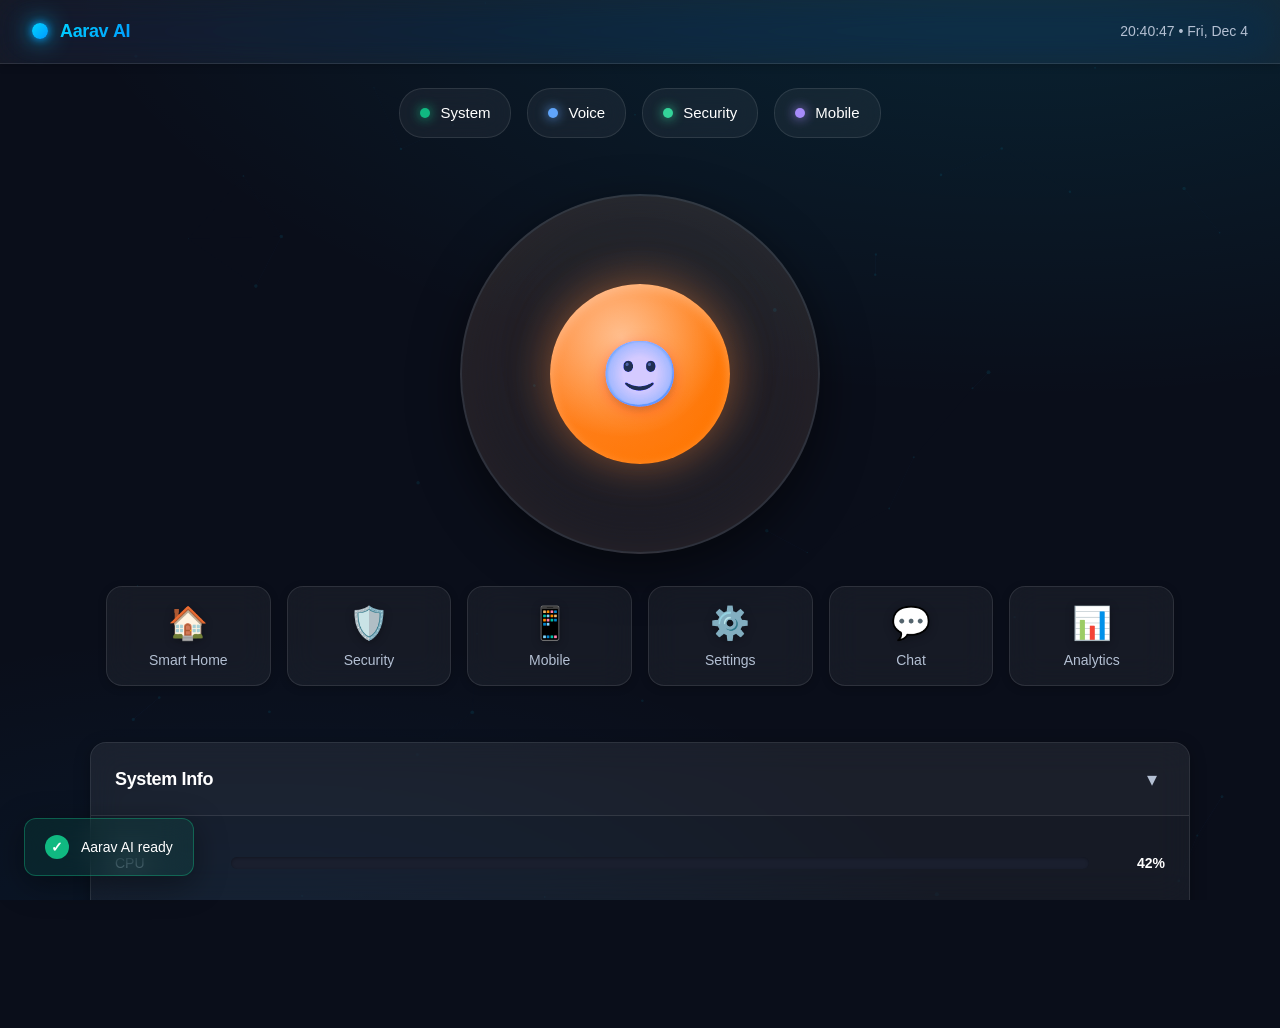
<file: aarav-ai-vercel-ready/index.html>
<!doctype html>
<html lang="en">
<head>
  <meta charset="utf-8" />
  <meta name="viewport" content="width=device-width,initial-scale=1" />
  <title>Aarav AI — Your Personal Assistant</title>
  <link rel="stylesheet" href="style.css" />
  <link rel="manifest" href="manifest.json" />
  <meta name="theme-color" content="#F5F7FA" />
  <meta name="apple-mobile-web-app-capable" content="yes" />
  <meta name="apple-mobile-web-app-status-bar-style" content="black-translucent" />
  <link rel="apple-touch-icon" href="icons/icon-192.png" />
</head>
<body>
  <canvas id="bgParticles" aria-hidden="true"></canvas>
  <header class="topbar">
    <div class="brand"><div class="brand-glow"></div><span class="brand-name">Aarav <b>AI</b></span></div>
    <div id="timeDisplay" class="clock" aria-live="polite"></div>
  </header>

  <main class="layout">
    <section class="status-strip" aria-label="Status Indicators">
      <div class="status-item" data-status="System"><span class="dot dot-system"></span><span>System</span></div>
      <div class="status-item" data-status="Voice"><span class="dot dot-voice"></span><span>Voice</span></div>
      <div class="status-item" data-status="Security"><span class="dot dot-security"></span><span>Security</span></div>
      <div class="status-item" data-status="Mobile"><span class="dot dot-mobile"></span><span>Mobile</span></div>
    </section>

    <section class="core-wrap">
      <button id="aiCore" class="ai-core" aria-pressed="false" aria-label="Toggle listening">
        <div class="orb"><span id="moodEmoji" class="emoji">🙂</span></div>
        <div id="voiceWaveform" class="wave hidden" aria-hidden="true"><i></i><i></i><i></i><i></i><i></i><i></i><i></i><i></i></div>
      </button>

      <div class="actions">
        <button class="action-btn" data-action="home_control"><span class="icon">🏠</span><span class="action-label">Smart Home</span></button>
        <button class="action-btn" data-action="security_panel"><span class="icon">🛡️</span><span class="action-label">Security</span></button>
        <button class="action-btn" data-action="mobile_sync"><span class="icon">📱</span><span class="action-label">Mobile</span></button>
        <button class="action-btn" data-action="open_settings"><span class="icon">⚙️</span><span class="action-label">Settings</span></button>
        <button id="chatToggle" class="action-btn" data-action="open_chat"><span class="icon">💬</span><span class="action-label">Chat</span></button>
        <button class="action-btn" data-action="show_analytics"><span class="icon">📊</span><span class="action-label">Analytics</span></button>
      </div>

      <div class="voice-panel" style="display:none;">
        <h3>Voice Settings</h3>
        <div class="voice-row">
          <label for="micSelect">Microphone</label>
          <select id="micSelect"></select>
          <button id="micTest" class="btn">Test Mic</button>
        </div>
        <div class="voice-row">
          <label for="langSelect">Language</label>
          <select id="langSelect">
            <option value="en-US">English (US)</option>
            <option value="en-GB">English (UK)</option>
            <option value="hi-IN">Hindi (India)</option>
            <option value="hi-IN-x-mt">Hinglish</option>
            <option value="auto">Auto</option>
          </select>
          <button id="startRec" class="btn">Start Recognition</button>
        </div>
        <div class="voice-row">
          <label>Sensitivity</label>
          <input id="sensitivity" type="range" min="0" max="100" value="50" />
          <div id="levelViz" class="level-viz" aria-hidden="true"><i></i><i></i><i></i><i></i><i></i></div>
        </div>
        <div class="voice-row small">
          <small>Click <b>Start Recognition</b> then speak. Transcription will appear in the chat. (iOS: Safari support varies.)</small>
        </div>
      </div>
    </section>

    <section class="system-panel">
      <header class="panel-head"><h2>System Info</h2><button id="systemInfoToggle" class="chevron" aria-expanded="true">▾</button></header>
      <div id="systemInfoContent" class="panel-body">
        <div class="info-row"><span>CPU</span><div class="bar"><em class="fill info-fill" style="width: 42%"></em></div><b class="info-value">42%</b></div>
        <div class="info-row"><span>Memory</span><div class="bar"><em class="fill info-fill" style="width: 58%"></em></div><b class="info-value">58%</b></div>
        <div class="info-row"><span>Network</span><div class="bar"><em class="fill info-fill" style="width: 23%"></em></div><b class="info-value">23%</b></div>
      </div>
    </section>
  </main>

  <aside id="chatInterface" class="chat hidden" aria-label="Chat panel">
    <header class="chat-head"><h3>Chat • Aarav AI</h3><button id="chatClose" class="chat-close" aria-label="Close chat">✕</button></header>
    <div id="chatMessages" class="chat-body" role="log" aria-live="polite"></div>
    <footer class="chat-foot">
      <input id="chatInput" type="text" placeholder="Type a message…" aria-label="Message input" />
      <button id="chatSend" class="send" aria-label="Send">Send</button>
    </footer>
  </aside>

  <div id="notificationContainer" class="toasts" aria-live="polite"></div>

  <script src="app.js"></script>
  <script>
    if('serviceWorker' in navigator){ navigator.serviceWorker.register('sw.js').catch(()=>console.warn('SW failed')); }
  </script>
</body>
</html>
</file>
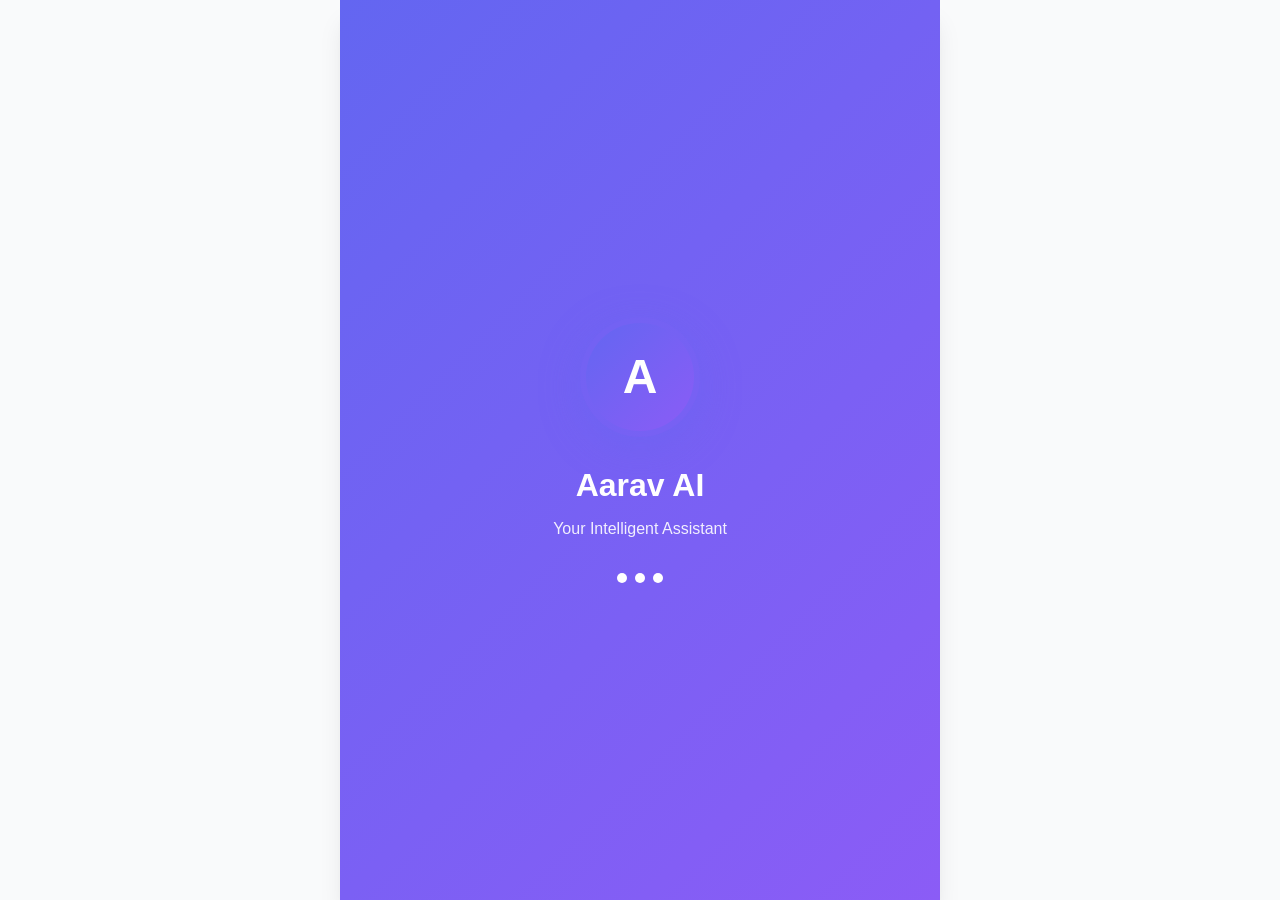
<file: aarav-ai-vercel-ready/mobile-app.html>
<!DOCTYPE html>
<html lang="en">
<head>
  <meta charset="UTF-8">
  <meta name="viewport" content="width=device-width, initial-scale=1.0, user-scalable=no">
  <title>Aarav AI - Mobile Assistant</title>
  <link rel="stylesheet" href="mobile-app.css">
  <link rel="manifest" href="mobile-manifest.json">
  <meta name="theme-color" content="#6366F1">
  <meta name="apple-mobile-web-app-capable" content="yes">
  <meta name="apple-mobile-web-app-status-bar-style" content="default">
  <link rel="apple-touch-icon" href="icons/icon-192.png">
</head>
<body>
  <!-- App Container -->
  <div id="app" class="app-container">
    
    <!-- Splash Screen -->
    <div id="splashScreen" class="screen active" data-screen="splash">
      <div class="splash-content">
        <div class="logo-container">
          <div class="logo-circle">
            <svg viewBox="0 0 100 100" class="logo-svg">
              <circle cx="50" cy="50" r="45" fill="url(#logoGradient)" />
              <defs>
                <linearGradient id="logoGradient" x1="0%" y1="0%" x2="100%" y2="100%">
                  <stop offset="0%" style="stop-color:#6366F1;stop-opacity:1" />
                  <stop offset="100%" style="stop-color:#8B5CF6;stop-opacity:1" />
                </linearGradient>
              </defs>
            </svg>
            <div class="logo-text">A</div>
          </div>
        </div>
        <h1 class="app-name">Aarav AI</h1>
        <p class="tagline">Your Intelligent Assistant</p>
        <div class="loading-dots">
          <span></span><span></span><span></span>
        </div>
      </div>
    </div>

    <!-- Home Dashboard Screen -->
    <div id="homeScreen" class="screen" data-screen="home">
      <header class="mobile-header">
        <div class="header-content">
          <div class="greeting">
            <h2 id="greetingText">Good Morning</h2>
            <p id="userName">Akash</p>
          </div>
          <button class="profile-btn" data-navigate="settings">
            <div class="avatar">
              <span>A</span>
            </div>
          </button>
        </div>
      </header>

      <main class="screen-content">
        <!-- Quick Stats -->
        <div class="stats-container">
          <div class="stat-card">
            <div class="stat-icon">📋</div>
            <div class="stat-info">
              <span class="stat-value">5</span>
              <span class="stat-label">Tasks Today</span>
            </div>
          </div>
          <div class="stat-card">
            <div class="stat-icon">✅</div>
            <div class="stat-info">
              <span class="stat-value">12</span>
              <span class="stat-label">Completed</span>
            </div>
          </div>
        </div>

        <!-- AI Suggestion Card -->
        <div class="suggestion-card gradient-card">
          <div class="suggestion-header">
            <span class="ai-badge">✨ AI Suggestion</span>
          </div>
          <h3>Time to review your weekly goals</h3>
          <p>You've completed 80% of your weekly tasks. Great progress!</p>
          <button class="btn-primary">Review Now</button>
        </div>

        <!-- Quick Actions -->
        <div class="section-header">
          <h3>Quick Actions</h3>
        </div>
        <div class="quick-actions">
          <button class="action-card" data-navigate="tasks">
            <div class="action-icon gradient-bg-1">📝</div>
            <span class="action-label">Tasks</span>
          </button>
          <button class="action-card" data-navigate="content">
            <div class="action-icon gradient-bg-2">✍️</div>
            <span class="action-label">Create</span>
          </button>
          <button class="action-card" data-navigate="chat">
            <div class="action-icon gradient-bg-3">💬</div>
            <span class="action-label">Chat</span>
          </button>
          <button class="action-card" data-navigate="settings">
            <div class="action-icon gradient-bg-4">⚙️</div>
            <span class="action-label">Settings</span>
          </button>
        </div>

        <!-- Recent Activity -->
        <div class="section-header">
          <h3>Recent Activity</h3>
          <button class="text-link">View All</button>
        </div>
        <div class="activity-list">
          <div class="activity-item">
            <div class="activity-icon">📋</div>
            <div class="activity-content">
              <p class="activity-title">Task completed: Project review</p>
              <span class="activity-time">2 hours ago</span>
            </div>
          </div>
          <div class="activity-item">
            <div class="activity-icon">✍️</div>
            <div class="activity-content">
              <p class="activity-title">Content generated: Email draft</p>
              <span class="activity-time">5 hours ago</span>
            </div>
          </div>
          <div class="activity-item">
            <div class="activity-icon">💬</div>
            <div class="activity-content">
              <p class="activity-title">Chat session: Planning meeting</p>
              <span class="activity-time">Yesterday</span>
            </div>
          </div>
        </div>
      </main>

      <nav class="bottom-nav">
        <button class="nav-item active" data-navigate="home">
          <span class="nav-icon">🏠</span>
          <span class="nav-label">Home</span>
        </button>
        <button class="nav-item" data-navigate="tasks">
          <span class="nav-icon">📋</span>
          <span class="nav-label">Tasks</span>
        </button>
        <button class="nav-item nav-fab" data-navigate="chat">
          <span class="nav-icon">💬</span>
        </button>
        <button class="nav-item" data-navigate="content">
          <span class="nav-icon">✍️</span>
          <span class="nav-label">Create</span>
        </button>
        <button class="nav-item" data-navigate="settings">
          <span class="nav-icon">⚙️</span>
          <span class="nav-label">Settings</span>
        </button>
      </nav>
    </div>

    <!-- Task Management Screen -->
    <div id="tasksScreen" class="screen" data-screen="tasks">
      <header class="mobile-header secondary">
        <button class="back-btn" data-navigate="home">
          <span>←</span>
        </button>
        <h2>Tasks</h2>
        <button class="add-btn" id="addTaskBtn">
          <span>+</span>
        </button>
      </header>

      <main class="screen-content">
        <!-- Task Filters -->
        <div class="filter-chips">
          <button class="chip active">All</button>
          <button class="chip">Today</button>
          <button class="chip">Upcoming</button>
          <button class="chip">Completed</button>
        </div>

        <!-- AI Task Suggestion -->
        <div class="ai-task-suggest">
          <div class="ai-avatar">✨</div>
          <div class="ai-suggest-content">
            <p><strong>AI Suggestion:</strong> Create a task for "Weekly report preparation"?</p>
            <div class="suggest-actions">
              <button class="btn-sm btn-primary">Add Task</button>
              <button class="btn-sm btn-secondary">Dismiss</button>
            </div>
          </div>
        </div>

        <!-- Task List -->
        <div class="task-list">
          <div class="task-item">
            <input type="checkbox" class="task-checkbox" id="task1">
            <label for="task1" class="task-content">
              <span class="task-title">Review project documentation</span>
              <span class="task-meta">
                <span class="task-tag priority-high">High Priority</span>
                <span class="task-time">Today, 2:00 PM</span>
              </span>
            </label>
          </div>
          <div class="task-item">
            <input type="checkbox" class="task-checkbox" id="task2">
            <label for="task2" class="task-content">
              <span class="task-title">Prepare presentation slides</span>
              <span class="task-meta">
                <span class="task-tag priority-medium">Medium</span>
                <span class="task-time">Tomorrow, 10:00 AM</span>
              </span>
            </label>
          </div>
          <div class="task-item">
            <input type="checkbox" class="task-checkbox" id="task3">
            <label for="task3" class="task-content">
              <span class="task-title">Team meeting discussion points</span>
              <span class="task-meta">
                <span class="task-tag priority-low">Low</span>
                <span class="task-time">Next week</span>
              </span>
            </label>
          </div>
          <div class="task-item completed">
            <input type="checkbox" class="task-checkbox" id="task4" checked>
            <label for="task4" class="task-content">
              <span class="task-title">Email client about updates</span>
              <span class="task-meta">
                <span class="task-time">Completed today</span>
              </span>
            </label>
          </div>
        </div>
      </main>

      <nav class="bottom-nav">
        <button class="nav-item" data-navigate="home">
          <span class="nav-icon">🏠</span>
          <span class="nav-label">Home</span>
        </button>
        <button class="nav-item active" data-navigate="tasks">
          <span class="nav-icon">📋</span>
          <span class="nav-label">Tasks</span>
        </button>
        <button class="nav-item nav-fab" data-navigate="chat">
          <span class="nav-icon">💬</span>
        </button>
        <button class="nav-item" data-navigate="content">
          <span class="nav-icon">✍️</span>
          <span class="nav-label">Create</span>
        </button>
        <button class="nav-item" data-navigate="settings">
          <span class="nav-icon">⚙️</span>
          <span class="nav-label">Settings</span>
        </button>
      </nav>
    </div>

    <!-- Content Generation Screen -->
    <div id="contentScreen" class="screen" data-screen="content">
      <header class="mobile-header secondary">
        <button class="back-btn" data-navigate="home">
          <span>←</span>
        </button>
        <h2>Content Generator</h2>
        <button class="help-btn">
          <span>?</span>
        </button>
      </header>

      <main class="screen-content">
        <!-- Content Type Selector -->
        <div class="section-header">
          <h3>What would you like to create?</h3>
        </div>
        <div class="content-types">
          <button class="content-type-card active">
            <div class="content-type-icon">✉️</div>
            <span class="content-type-label">Email</span>
          </button>
          <button class="content-type-card">
            <div class="content-type-icon">📝</div>
            <span class="content-type-label">Article</span>
          </button>
          <button class="content-type-card">
            <div class="content-type-icon">💡</div>
            <span class="content-type-label">Ideas</span>
          </button>
          <button class="content-type-card">
            <div class="content-type-icon">📱</div>
            <span class="content-type-label">Social Post</span>
          </button>
        </div>

        <!-- Input Section -->
        <div class="input-card">
          <label class="input-label">Describe what you need</label>
          <textarea 
            class="content-input" 
            placeholder="E.g., Write a professional email to schedule a meeting with the marketing team..."
            rows="4"
          ></textarea>
          
          <div class="input-options">
            <label class="option-item">
              <span>Tone:</span>
              <select class="option-select">
                <option>Professional</option>
                <option>Casual</option>
                <option>Friendly</option>
                <option>Formal</option>
              </select>
            </label>
            <label class="option-item">
              <span>Length:</span>
              <select class="option-select">
                <option>Short</option>
                <option>Medium</option>
                <option>Long</option>
              </select>
            </label>
          </div>

          <button class="btn-primary btn-full">
            <span>✨</span> Generate Content
          </button>
        </div>

        <!-- Generated Content Preview -->
        <div class="generated-preview">
          <div class="preview-header">
            <h4>Generated Content</h4>
            <button class="icon-btn">📋</button>
          </div>
          <div class="preview-content">
            <p>Your AI-generated content will appear here...</p>
          </div>
        </div>
      </main>

      <nav class="bottom-nav">
        <button class="nav-item" data-navigate="home">
          <span class="nav-icon">🏠</span>
          <span class="nav-label">Home</span>
        </button>
        <button class="nav-item" data-navigate="tasks">
          <span class="nav-icon">📋</span>
          <span class="nav-label">Tasks</span>
        </button>
        <button class="nav-item nav-fab" data-navigate="chat">
          <span class="nav-icon">💬</span>
        </button>
        <button class="nav-item active" data-navigate="content">
          <span class="nav-icon">✍️</span>
          <span class="nav-label">Create</span>
        </button>
        <button class="nav-item" data-navigate="settings">
          <span class="nav-icon">⚙️</span>
          <span class="nav-label">Settings</span>
        </button>
      </nav>
    </div>

    <!-- Chat & AI Interaction Screen -->
    <div id="chatScreen" class="screen" data-screen="chat">
      <header class="mobile-header gradient-header">
        <button class="back-btn light" data-navigate="home">
          <span>←</span>
        </button>
        <div class="chat-header-info">
          <div class="ai-status">
            <div class="status-dot active"></div>
            <span>Aarav AI</span>
          </div>
          <span class="status-text">Online</span>
        </div>
        <button class="more-btn light">
          <span>⋮</span>
        </button>
      </header>

      <main class="chat-content">
        <div class="chat-messages" id="chatMessages">
          <!-- Welcome Message -->
          <div class="message-group ai">
            <div class="message-avatar">
              <span>A</span>
            </div>
            <div class="message-bubble">
              <p>Hello! I'm Aarav AI. How can I assist you today? 👋</p>
              <span class="message-time">10:30 AM</span>
            </div>
          </div>

          <!-- User Message -->
          <div class="message-group user">
            <div class="message-bubble">
              <p>Help me plan my week</p>
              <span class="message-time">10:31 AM</span>
            </div>
          </div>

          <!-- AI Response -->
          <div class="message-group ai">
            <div class="message-avatar">
              <span>A</span>
            </div>
            <div class="message-bubble">
              <p>I'd be happy to help you plan your week! Let me gather some information:</p>
              <div class="suggestion-chips">
                <button class="suggestion-chip">View Calendar</button>
                <button class="suggestion-chip">Check Tasks</button>
                <button class="suggestion-chip">Set Goals</button>
              </div>
              <span class="message-time">10:31 AM</span>
            </div>
          </div>
        </div>

        <!-- Quick Suggestions -->
        <div class="quick-suggestions">
          <button class="quick-suggestion">Schedule meeting</button>
          <button class="quick-suggestion">Create task</button>
          <button class="quick-suggestion">Write email</button>
        </div>
      </main>

      <footer class="chat-input-container">
        <button class="attachment-btn">
          <span>+</span>
        </button>
        <div class="input-wrapper">
          <input 
            type="text" 
            class="chat-input" 
            placeholder="Type your message..."
            id="chatInput"
          >
          <button class="voice-btn">
            <span>🎤</span>
          </button>
        </div>
        <button class="send-btn" id="sendChatBtn">
          <span>→</span>
        </button>
      </footer>
    </div>

    <!-- Settings/Profile Screen -->
    <div id="settingsScreen" class="screen" data-screen="settings">
      <header class="mobile-header secondary">
        <button class="back-btn" data-navigate="home">
          <span>←</span>
        </button>
        <h2>Settings</h2>
        <button class="edit-btn">Edit</button>
      </header>

      <main class="screen-content">
        <!-- Profile Card -->
        <div class="profile-card">
          <div class="profile-avatar-large">
            <span>A</span>
            <button class="edit-avatar-btn">📷</button>
          </div>
          <h3>Akash</h3>
          <p class="profile-email">akash@example.com</p>
        </div>

        <!-- Settings Sections -->
        <div class="settings-section">
          <h4 class="settings-section-title">Account</h4>
          <div class="settings-list">
            <button class="settings-item">
              <div class="settings-item-icon">👤</div>
              <div class="settings-item-content">
                <span class="settings-item-label">Personal Information</span>
                <span class="settings-item-value">Update your details</span>
              </div>
              <span class="settings-item-arrow">›</span>
            </button>
            <button class="settings-item">
              <div class="settings-item-icon">🔔</div>
              <div class="settings-item-content">
                <span class="settings-item-label">Notifications</span>
                <span class="settings-item-value">Manage alerts</span>
              </div>
              <span class="settings-item-arrow">›</span>
            </button>
            <button class="settings-item">
              <div class="settings-item-icon">🔒</div>
              <div class="settings-item-content">
                <span class="settings-item-label">Privacy & Security</span>
                <span class="settings-item-value">Control your data</span>
              </div>
              <span class="settings-item-arrow">›</span>
            </button>
          </div>
        </div>

        <div class="settings-section">
          <h4 class="settings-section-title">AI Assistant</h4>
          <div class="settings-list">
            <button class="settings-item">
              <div class="settings-item-icon">🎨</div>
              <div class="settings-item-content">
                <span class="settings-item-label">Appearance</span>
                <span class="settings-item-value">Light mode</span>
              </div>
              <span class="settings-item-arrow">›</span>
            </button>
            <button class="settings-item">
              <div class="settings-item-icon">🗣️</div>
              <div class="settings-item-content">
                <span class="settings-item-label">Voice Settings</span>
                <span class="settings-item-value">English (US)</span>
              </div>
              <span class="settings-item-arrow">›</span>
            </button>
            <button class="settings-item">
              <div class="settings-item-icon">⚡</div>
              <div class="settings-item-content">
                <span class="settings-item-label">AI Behavior</span>
                <span class="settings-item-value">Customize responses</span>
              </div>
              <span class="settings-item-arrow">›</span>
            </button>
          </div>
        </div>

        <div class="settings-section">
          <h4 class="settings-section-title">Support</h4>
          <div class="settings-list">
            <button class="settings-item">
              <div class="settings-item-icon">❓</div>
              <div class="settings-item-content">
                <span class="settings-item-label">Help Center</span>
                <span class="settings-item-value">Get support</span>
              </div>
              <span class="settings-item-arrow">›</span>
            </button>
            <button class="settings-item">
              <div class="settings-item-icon">📝</div>
              <div class="settings-item-content">
                <span class="settings-item-label">Terms & Privacy</span>
                <span class="settings-item-value">Legal information</span>
              </div>
              <span class="settings-item-arrow">›</span>
            </button>
            <button class="settings-item">
              <div class="settings-item-icon">ℹ️</div>
              <div class="settings-item-content">
                <span class="settings-item-label">About</span>
                <span class="settings-item-value">Version 1.0.0</span>
              </div>
              <span class="settings-item-arrow">›</span>
            </button>
          </div>
        </div>

        <button class="btn-danger btn-full">Sign Out</button>
      </main>

      <nav class="bottom-nav">
        <button class="nav-item" data-navigate="home">
          <span class="nav-icon">🏠</span>
          <span class="nav-label">Home</span>
        </button>
        <button class="nav-item" data-navigate="tasks">
          <span class="nav-icon">📋</span>
          <span class="nav-label">Tasks</span>
        </button>
        <button class="nav-item nav-fab" data-navigate="chat">
          <span class="nav-icon">💬</span>
        </button>
        <button class="nav-item" data-navigate="content">
          <span class="nav-icon">✍️</span>
          <span class="nav-label">Create</span>
        </button>
        <button class="nav-item active" data-navigate="settings">
          <span class="nav-icon">⚙️</span>
          <span class="nav-label">Settings</span>
        </button>
      </nav>
    </div>

  </div>

  <script src="mobile-app.js"></script>
</body>
</html>
</file>
<file: aarav-ai-vercel-ready/style.css>
/* Aarav AI HUD — Modern Figma-inspired Design */
:root{
  --bg-primary: #0a0e1a;
  --bg-secondary: #0f1522;
  --bg-tertiary: #1a1f2e;
  --text-primary: #ffffff;
  --text-secondary: #b4c0d3;
  --text-muted: #6b7a91;
  --accent-primary: #00d4ff;
  --accent-secondary: #0099ff;
  --accent-gradient: linear-gradient(135deg, #00d4ff 0%, #0099ff 100%);
  --success: #10b981;
  --warning: #f59e0b;
  --error: #ef4444;
  --shadow-sm: 0 2px 8px rgba(0, 0, 0, 0.2);
  --shadow-md: 0 4px 16px rgba(0, 0, 0, 0.3);
  --shadow-lg: 0 8px 32px rgba(0, 0, 0, 0.4);
  --shadow-xl: 0 16px 48px rgba(0, 0, 0, 0.5);
  --glass: rgba(255, 255, 255, 0.05);
  --glass-border: rgba(255, 255, 255, 0.1);
  --radius-sm: 8px;
  --radius-md: 12px;
  --radius-lg: 16px;
  --radius-xl: 24px;
  --transition-fast: 0.15s ease;
  --transition-normal: 0.3s ease;
  --transition-slow: 0.5s ease;
}

*{box-sizing:border-box; margin:0; padding:0}

html,body{height:100%; overflow-x:hidden}

body{
  margin:0;
  background: 
    radial-gradient(ellipse 1400px 700px at 80% -10%, rgba(0, 212, 255, 0.12), transparent 70%),
    radial-gradient(ellipse 1200px 600px at 20% 110%, rgba(0, 153, 255, 0.08), transparent 60%),
    var(--bg-primary);
  color: var(--text-primary);
  font: 15px/1.6 -apple-system, BlinkMacSystemFont, 'Segoe UI', Roboto, 'Helvetica Neue', Arial, sans-serif;
  overflow-y: auto;
  -webkit-font-smoothing: antialiased;
  -moz-osx-font-smoothing: grayscale;
}

/* Custom Scrollbar */
body::-webkit-scrollbar{
  width: 12px;
}

body::-webkit-scrollbar-track{
  background: var(--bg-primary);
}

body::-webkit-scrollbar-thumb{
  background: var(--glass-border);
  border-radius: 6px;
  border: 3px solid var(--bg-primary);
}

body::-webkit-scrollbar-thumb:hover{
  background: rgba(255, 255, 255, 0.2);
}
/* Topbar Styling */
.topbar{
  height: 64px;
  display: flex;
  align-items: center;
  justify-content: space-between;
  padding: 0 32px;
  background: var(--glass);
  border-bottom: 1px solid var(--glass-border);
  backdrop-filter: blur(20px) saturate(180%);
  -webkit-backdrop-filter: blur(20px) saturate(180%);
  position: sticky;
  top: 0;
  z-index: 100;
  box-shadow: var(--shadow-sm);
}

.brand{
  display: flex;
  align-items: center;
  gap: 12px;
  font-weight: 600;
  font-size: 18px;
  letter-spacing: -0.02em;
}

.brand-glow{
  width: 16px;
  height: 16px;
  border-radius: 50%;
  background: var(--accent-gradient);
  box-shadow: 0 0 24px var(--accent-primary), 0 0 8px var(--accent-secondary);
  animation: pulse 2s ease-in-out infinite;
}

@keyframes pulse{
  0%, 100%{ transform: scale(1); opacity: 1; }
  50%{ transform: scale(1.1); opacity: 0.9; }
}

.brand-name{
  background: var(--accent-gradient);
  -webkit-background-clip: text;
  -webkit-text-fill-color: transparent;
  background-clip: text;
}

.clock{
  color: var(--text-secondary);
  font-size: 14px;
  font-weight: 500;
  font-variant-numeric: tabular-nums;
}
/* Layout */
.layout{
  min-height: calc(100vh - 64px);
  display: grid;
  grid-template-rows: auto 1fr auto;
  gap: 24px;
  padding: 24px;
  max-width: 1600px;
  margin: 0 auto;
}

/* Status Strip */
.status-strip{
  display: flex;
  gap: 16px;
  align-items: center;
  justify-content: center;
  flex-wrap: wrap;
}

.status-item{
  display: flex;
  gap: 10px;
  align-items: center;
  padding: 12px 20px;
  background: var(--glass);
  border: 1px solid var(--glass-border);
  border-radius: var(--radius-xl);
  backdrop-filter: blur(16px);
  -webkit-backdrop-filter: blur(16px);
  transition: all var(--transition-normal);
  cursor: default;
  position: relative;
  overflow: hidden;
}

.status-item:hover{
  background: rgba(255, 255, 255, 0.08);
  border-color: rgba(255, 255, 255, 0.15);
  transform: translateY(-2px);
  box-shadow: var(--shadow-md);
}

.status-item .tip{
  position: absolute;
  bottom: -40px;
  left: 50%;
  transform: translateX(-50%);
  background: var(--bg-tertiary);
  color: var(--text-secondary);
  padding: 8px 12px;
  border-radius: var(--radius-sm);
  font-size: 12px;
  white-space: nowrap;
  opacity: 0;
  pointer-events: none;
  transition: all var(--transition-normal);
  box-shadow: var(--shadow-md);
  border: 1px solid var(--glass-border);
}

.status-item:hover .tip{
  bottom: -48px;
  opacity: 1;
}

.dot{
  width: 10px;
  height: 10px;
  border-radius: 50%;
  box-shadow: 0 0 12px currentColor;
  animation: blink 2s ease-in-out infinite;
}

@keyframes blink{
  0%, 100%{ opacity: 1; }
  50%{ opacity: 0.6; }
}

.dot-system{ background: var(--success); color: var(--success); }
.dot-voice{ background: #60a5fa; color: #60a5fa; }
.dot-security{ background: #34d399; color: #34d399; }
.dot-mobile{ background: #a78bfa; color: #a78bfa; }
/* AI Core Section */
.core-wrap{
  display: grid;
  grid-template-rows: 1fr auto;
  gap: 32px;
  align-items: center;
  justify-items: center;
  padding: 32px 0;
}

.ai-core{
  position: relative;
  width: 360px;
  height: 360px;
  border-radius: 50%;
  background: 
    radial-gradient(circle at 50% 45%, rgba(0, 212, 255, 0.15), transparent 70%),
    var(--glass);
  border: 2px solid var(--glass-border);
  box-shadow: 
    var(--shadow-xl),
    inset 0 0 60px rgba(0, 212, 255, 0.1);
  display: grid;
  place-items: center;
  cursor: pointer;
  transition: all var(--transition-normal);
  overflow: hidden;
}

.ai-core::before{
  content: '';
  position: absolute;
  inset: -2px;
  border-radius: 50%;
  padding: 2px;
  background: var(--accent-gradient);
  -webkit-mask: linear-gradient(#fff 0 0) content-box, linear-gradient(#fff 0 0);
  -webkit-mask-composite: xor;
  mask-composite: exclude;
  opacity: 0;
  transition: opacity var(--transition-normal);
}

.ai-core:hover{
  transform: scale(1.05);
  box-shadow: 
    0 20px 60px rgba(0, 212, 255, 0.3),
    inset 0 0 80px rgba(0, 212, 255, 0.15);
}

.ai-core:hover::before{
  opacity: 0.8;
}

.ai-core:active{
  transform: scale(0.98);
}

.ring{
  position: absolute;
  border-radius: 50%;
  border: 2px solid;
  opacity: 0.3;
  transition: all var(--transition-slow);
}

.ring-outer{
  width: 90%;
  height: 90%;
  border-color: var(--accent-primary);
  animation: rotate 20s linear infinite;
}

.ring-mid{
  width: 75%;
  height: 75%;
  border-color: var(--accent-secondary);
  animation: rotate 15s linear infinite reverse;
}

.ring-inner{
  width: 60%;
  height: 60%;
  border-color: var(--accent-primary);
  animation: rotate 10s linear infinite;
}

@keyframes rotate{
  from{ transform: rotate(0deg); }
  to{ transform: rotate(360deg); }
}

.ai-core:hover .ring{
  opacity: 0.6;
  border-width: 3px;
}

.orb{
  width: 180px;
  height: 180px;
  border-radius: 50%;
  background: 
    radial-gradient(circle at 40% 30%, rgba(255, 255, 255, 0.5), transparent 60%),
    radial-gradient(circle at 60% 70%, rgba(0, 212, 255, 0.3), transparent 70%),
    var(--accent-gradient);
  display: grid;
  place-items: center;
  box-shadow: 
    0 0 40px rgba(0, 212, 255, 0.4),
    inset 0 4px 12px rgba(255, 255, 255, 0.3);
  transition: all var(--transition-normal);
  z-index: 10;
}

.ai-core:hover .orb{
  box-shadow: 
    0 0 60px rgba(0, 212, 255, 0.6),
    inset 0 4px 16px rgba(255, 255, 255, 0.4);
}

.emoji{
  font-size: 64px;
  filter: drop-shadow(0 4px 8px rgba(0, 0, 0, 0.3));
  transition: transform var(--transition-normal);
}

.ai-core:hover .emoji{
  transform: scale(1.1);
}
/* Voice Waveform */
.wave{
  position: absolute;
  bottom: 30px;
  display: flex;
  gap: 8px;
  align-items: flex-end;
  height: 40px;
}

.wave i{
  width: 6px;
  height: 12px;
  background: var(--accent-gradient);
  border-radius: 3px;
  box-shadow: 0 0 8px var(--accent-primary);
  animation: wave 1.2s ease-in-out infinite;
}

.wave i:nth-child(1){ animation-delay: 0s; }
.wave i:nth-child(2){ animation-delay: 0.1s; }
.wave i:nth-child(3){ animation-delay: 0.2s; }
.wave i:nth-child(4){ animation-delay: 0.3s; }
.wave i:nth-child(5){ animation-delay: 0.4s; }
.wave i:nth-child(6){ animation-delay: 0.3s; }
.wave i:nth-child(7){ animation-delay: 0.2s; }
.wave i:nth-child(8){ animation-delay: 0.1s; }

@keyframes wave{
  0%, 100%{ height: 12px; }
  50%{ height: 36px; }
}

.hidden{ display: none !important; }
/* Action Buttons */
.actions{
  display: grid;
  grid-template-columns: repeat(auto-fit, minmax(140px, 1fr));
  gap: 16px;
  width: min(1100px, 100%);
  padding: 0 16px;
}

.action-btn{
  display: flex;
  flex-direction: column;
  align-items: center;
  justify-content: center;
  gap: 10px;
  height: 100px;
  padding: 16px;
  border-radius: var(--radius-lg);
  background: var(--glass);
  border: 1px solid var(--glass-border);
  backdrop-filter: blur(16px);
  -webkit-backdrop-filter: blur(16px);
  cursor: pointer;
  transition: all var(--transition-normal);
  position: relative;
  overflow: hidden;
  box-shadow: var(--shadow-sm);
}

.action-btn::before{
  content: '';
  position: absolute;
  inset: 0;
  background: var(--accent-gradient);
  opacity: 0;
  transition: opacity var(--transition-normal);
}

.action-btn::after{
  content: '';
  position: absolute;
  top: 50%;
  left: 50%;
  width: 0;
  height: 0;
  border-radius: 50%;
  background: rgba(255, 255, 255, 0.1);
  transform: translate(-50%, -50%);
  transition: width 0.6s, height 0.6s;
}

.action-btn:hover{
  background: rgba(255, 255, 255, 0.08);
  border-color: var(--accent-primary);
  transform: translateY(-4px);
  box-shadow: 
    var(--shadow-lg),
    0 0 24px rgba(0, 212, 255, 0.2);
}

.action-btn:hover::before{
  opacity: 0.1;
}

.action-btn:hover::after{
  width: 300px;
  height: 300px;
}

.action-btn:active{
  transform: translateY(-2px);
}

.action-btn .icon{
  font-size: 32px;
  filter: drop-shadow(0 2px 4px rgba(0, 0, 0, 0.3));
  transition: transform var(--transition-fast);
  z-index: 1;
}

.action-btn:hover .icon{
  transform: scale(1.15);
}

.action-label{
  font-size: 14px;
  font-weight: 500;
  color: var(--text-secondary);
  transition: color var(--transition-fast);
  z-index: 1;
}

.action-btn:hover .action-label{
  color: var(--text-primary);
}
/* Voice Panel */
.voice-panel{
  max-width: 1100px;
  width: 100%;
  margin-top: 16px;
  padding: 24px;
  border-radius: var(--radius-lg);
  background: var(--glass);
  border: 1px solid var(--glass-border);
  backdrop-filter: blur(16px);
  -webkit-backdrop-filter: blur(16px);
  box-shadow: var(--shadow-md);
  transition: all var(--transition-normal);
}

.voice-panel:hover{
  box-shadow: var(--shadow-lg);
}

.voice-panel h3{
  margin-bottom: 20px;
  font-size: 18px;
  font-weight: 600;
  color: var(--text-primary);
  letter-spacing: -0.02em;
}

.voice-row{
  display: flex;
  gap: 12px;
  align-items: center;
  margin-bottom: 16px;
  flex-wrap: wrap;
}

.voice-row.small{
  margin-top: 8px;
}

.voice-row label{
  min-width: 100px;
  font-size: 14px;
  font-weight: 500;
  color: var(--text-secondary);
}

.voice-row select{
  flex: 1;
  min-width: 200px;
  padding: 10px 14px;
  border-radius: var(--radius-sm);
  background: var(--bg-tertiary);
  border: 1px solid var(--glass-border);
  color: var(--text-primary);
  font-size: 14px;
  cursor: pointer;
  transition: all var(--transition-fast);
  outline: none;
}

.voice-row select:hover{
  border-color: var(--accent-primary);
  background: rgba(255, 255, 255, 0.05);
}

.voice-row select:focus{
  border-color: var(--accent-primary);
  box-shadow: 0 0 0 3px rgba(0, 212, 255, 0.1);
}

.btn{
  padding: 10px 20px;
  border-radius: var(--radius-sm);
  background: var(--accent-gradient);
  border: none;
  color: var(--text-primary);
  font-size: 14px;
  font-weight: 600;
  cursor: pointer;
  transition: all var(--transition-fast);
  box-shadow: 0 4px 12px rgba(0, 212, 255, 0.3);
  white-space: nowrap;
}

.btn:hover{
  transform: translateY(-2px);
  box-shadow: 0 6px 20px rgba(0, 212, 255, 0.4);
}

.btn:active{
  transform: translateY(0);
}

.voice-row input[type="range"]{
  flex: 1;
  min-width: 200px;
  height: 6px;
  border-radius: 3px;
  background: var(--bg-tertiary);
  outline: none;
  -webkit-appearance: none;
}

.voice-row input[type="range"]::-webkit-slider-thumb{
  -webkit-appearance: none;
  appearance: none;
  width: 20px;
  height: 20px;
  border-radius: 50%;
  background: var(--accent-gradient);
  cursor: pointer;
  box-shadow: 0 2px 8px rgba(0, 212, 255, 0.4);
  transition: all var(--transition-fast);
}

.voice-row input[type="range"]::-webkit-slider-thumb:hover{
  transform: scale(1.2);
  box-shadow: 0 4px 12px rgba(0, 212, 255, 0.6);
}

.voice-row input[type="range"]::-moz-range-thumb{
  width: 20px;
  height: 20px;
  border-radius: 50%;
  background: var(--accent-gradient);
  cursor: pointer;
  border: none;
  box-shadow: 0 2px 8px rgba(0, 212, 255, 0.4);
  transition: all var(--transition-fast);
}

.voice-row input[type="range"]::-moz-range-thumb:hover{
  transform: scale(1.2);
  box-shadow: 0 4px 12px rgba(0, 212, 255, 0.6);
}

.level-viz{
  display: flex;
  gap: 4px;
  align-items: flex-end;
  height: 24px;
}

.level-viz i{
  width: 4px;
  height: 8px;
  background: rgba(0, 212, 255, 0.2);
  border-radius: 2px;
  transition: all var(--transition-fast);
}

.voice-row small{
  font-size: 13px;
  color: var(--text-muted);
  line-height: 1.5;
}
/* System Panel */
.system-panel{
  width: min(1100px, 100%);
  margin: 0 auto;
  padding: 0;
  border-radius: var(--radius-lg);
  background: var(--glass);
  border: 1px solid var(--glass-border);
  backdrop-filter: blur(16px);
  -webkit-backdrop-filter: blur(16px);
  box-shadow: var(--shadow-md);
  overflow: hidden;
  transition: all var(--transition-normal);
}

.system-panel:hover{
  box-shadow: var(--shadow-lg);
}

.panel-head{
  display: flex;
  align-items: center;
  justify-content: space-between;
  padding: 20px 24px;
  background: rgba(255, 255, 255, 0.02);
  border-bottom: 1px solid var(--glass-border);
}

.panel-head h2{
  font-size: 18px;
  font-weight: 600;
  color: var(--text-primary);
  letter-spacing: -0.02em;
  margin: 0;
}

.chevron{
  background: none;
  border: none;
  color: var(--text-secondary);
  font-size: 20px;
  cursor: pointer;
  padding: 4px 8px;
  transition: all var(--transition-fast);
  border-radius: var(--radius-sm);
}

.chevron:hover{
  color: var(--text-primary);
  background: rgba(255, 255, 255, 0.05);
}

.panel-body{
  padding: 24px;
  transition: all var(--transition-normal);
}

.info-row{
  display: grid;
  grid-template-columns: 100px 1fr 60px;
  align-items: center;
  gap: 16px;
  padding: 12px 0;
  transition: all var(--transition-fast);
}

.info-row:hover{
  background: rgba(255, 255, 255, 0.02);
  margin: 0 -8px;
  padding: 12px 8px;
  border-radius: var(--radius-sm);
}

.info-row > span{
  font-size: 14px;
  font-weight: 500;
  color: var(--text-secondary);
}

.bar{
  height: 12px;
  background: var(--bg-tertiary);
  border-radius: 999px;
  overflow: hidden;
  position: relative;
  box-shadow: inset 0 1px 3px rgba(0, 0, 0, 0.3);
}

.fill{
  height: 100%;
  background: var(--accent-gradient);
  border-radius: 999px;
  transition: width var(--transition-slow);
  position: relative;
  overflow: hidden;
  box-shadow: 0 0 12px rgba(0, 212, 255, 0.4);
}

.fill::after{
  content: '';
  position: absolute;
  top: 0;
  left: 0;
  right: 0;
  bottom: 0;
  background: linear-gradient(90deg, transparent, rgba(255, 255, 255, 0.3), transparent);
  animation: shimmer 2s infinite;
}

@keyframes shimmer{
  0%{ transform: translateX(-100%); }
  100%{ transform: translateX(100%); }
}

.info-value{
  font-size: 14px;
  font-weight: 600;
  color: var(--text-primary);
  text-align: right;
  font-variant-numeric: tabular-nums;
}
/* Chat Interface */
.chat{
  position: fixed;
  right: 24px;
  top: 88px;
  bottom: 24px;
  width: 420px;
  background: rgba(15, 21, 34, 0.95);
  border: 1px solid var(--glass-border);
  border-radius: var(--radius-xl);
  display: flex;
  flex-direction: column;
  backdrop-filter: blur(24px) saturate(180%);
  -webkit-backdrop-filter: blur(24px) saturate(180%);
  box-shadow: var(--shadow-xl);
  overflow: hidden;
  transition: all var(--transition-normal);
  z-index: 1000;
}

.chat.hidden{
  display: none;
}

.chat-head{
  display: flex;
  align-items: center;
  justify-content: space-between;
  padding: 20px 24px;
  background: rgba(255, 255, 255, 0.02);
  border-bottom: 1px solid var(--glass-border);
}

.chat-head h3{
  font-size: 16px;
  font-weight: 600;
  color: var(--text-primary);
  margin: 0;
  letter-spacing: -0.02em;
}

.chat-close{
  background: rgba(255, 255, 255, 0.05);
  border: 1px solid var(--glass-border);
  border-radius: var(--radius-sm);
  color: var(--text-secondary);
  font-size: 18px;
  width: 32px;
  height: 32px;
  display: grid;
  place-items: center;
  cursor: pointer;
  transition: all var(--transition-fast);
}

.chat-close:hover{
  background: rgba(239, 68, 68, 0.2);
  border-color: var(--error);
  color: var(--error);
}

.chat-body{
  flex: 1;
  overflow-y: auto;
  overflow-x: hidden;
  padding: 20px;
  display: flex;
  flex-direction: column;
  gap: 16px;
  scrollbar-width: thin;
  scrollbar-color: var(--glass-border) transparent;
}

.chat-body::-webkit-scrollbar{
  width: 6px;
}

.chat-body::-webkit-scrollbar-track{
  background: transparent;
}

.chat-body::-webkit-scrollbar-thumb{
  background: var(--glass-border);
  border-radius: 3px;
}

.chat-body::-webkit-scrollbar-thumb:hover{
  background: rgba(255, 255, 255, 0.15);
}

.message{
  display: flex;
  gap: 12px;
  align-items: flex-start;
  animation: messageIn 0.3s ease;
}

@keyframes messageIn{
  from{
    opacity: 0;
    transform: translateY(12px);
  }
  to{
    opacity: 1;
    transform: translateY(0);
  }
}

.message-avatar{
  width: 36px;
  height: 36px;
  border-radius: 50%;
  display: grid;
  place-items: center;
  font-size: 14px;
  font-weight: 600;
  flex-shrink: 0;
  box-shadow: var(--shadow-sm);
}

.user-message .message-avatar{
  background: var(--accent-gradient);
  color: white;
}

.assistant-message .message-avatar{
  background: rgba(255, 255, 255, 0.1);
  color: var(--text-primary);
}

.message-content{
  flex: 1;
  padding: 12px 16px;
  border-radius: var(--radius-md);
  font-size: 14px;
  line-height: 1.6;
  box-shadow: var(--shadow-sm);
}

.user-message .message-content{
  background: var(--accent-gradient);
  color: white;
  margin-left: auto;
}

.assistant-message .message-content{
  background: rgba(255, 255, 255, 0.05);
  color: var(--text-primary);
  border: 1px solid var(--glass-border);
}

.message-content p{
  margin: 0;
}

.chat-foot{
  display: flex;
  padding: 20px;
  border-top: 1px solid var(--glass-border);
  gap: 12px;
  background: rgba(255, 255, 255, 0.02);
}

.chat-foot input{
  flex: 1;
  padding: 12px 16px;
  border-radius: var(--radius-md);
  background: var(--bg-tertiary);
  border: 1px solid var(--glass-border);
  color: var(--text-primary);
  font-size: 14px;
  outline: none;
  transition: all var(--transition-fast);
}

.chat-foot input::placeholder{
  color: var(--text-muted);
}

.chat-foot input:focus{
  border-color: var(--accent-primary);
  box-shadow: 0 0 0 3px rgba(0, 212, 255, 0.1);
}

.chat-foot .send{
  padding: 12px 24px;
  border-radius: var(--radius-md);
  background: var(--accent-gradient);
  border: none;
  color: white;
  font-size: 14px;
  font-weight: 600;
  cursor: pointer;
  transition: all var(--transition-fast);
  box-shadow: 0 4px 12px rgba(0, 212, 255, 0.3);
  white-space: nowrap;
}

.chat-foot .send:hover{
  transform: translateY(-2px);
  box-shadow: 0 6px 20px rgba(0, 212, 255, 0.4);
}

.chat-foot .send:active{
  transform: translateY(0);
}
/* Notifications/Toasts */
.toasts{
  position: fixed;
  left: 24px;
  bottom: 24px;
  display: grid;
  gap: 12px;
  z-index: 9999;
  max-width: 400px;
}

.notification{
  padding: 16px 20px;
  border-radius: var(--radius-md);
  background: rgba(15, 21, 34, 0.95);
  backdrop-filter: blur(16px);
  -webkit-backdrop-filter: blur(16px);
  color: var(--text-primary);
  font-size: 14px;
  line-height: 1.5;
  box-shadow: var(--shadow-lg);
  border: 1px solid var(--glass-border);
  animation: slideIn 0.3s cubic-bezier(0.22, 1, 0.36, 1);
  display: flex;
  align-items: center;
  gap: 12px;
}

.notification.success{
  border-color: rgba(16, 185, 129, 0.4);
  background: rgba(16, 185, 129, 0.1);
}

.notification.success::before{
  content: '✓';
  width: 24px;
  height: 24px;
  border-radius: 50%;
  background: var(--success);
  display: grid;
  place-items: center;
  font-weight: bold;
  flex-shrink: 0;
}

.notification.info{
  border-color: rgba(0, 212, 255, 0.4);
  background: rgba(0, 212, 255, 0.1);
}

.notification.info::before{
  content: 'ℹ';
  width: 24px;
  height: 24px;
  border-radius: 50%;
  background: var(--accent-primary);
  display: grid;
  place-items: center;
  font-weight: bold;
  flex-shrink: 0;
}

@keyframes slideIn{
  from{
    transform: translateX(-24px);
    opacity: 0;
  }
  to{
    transform: translateX(0);
    opacity: 1;
  }
}

/* Background Particles Canvas */
#bgParticles{
  position: fixed;
  inset: 0;
  z-index: -1;
  opacity: 0.4;
}/* Responsive Design */
@media (max-width: 1200px){
  .actions{
    grid-template-columns: repeat(3, 1fr);
  }
}

@media (max-width: 768px){
  .topbar{
    padding: 0 16px;
    height: 56px;
  }
  
  .brand{
    font-size: 16px;
  }
  
  .clock{
    font-size: 12px;
  }
  
  .layout{
    padding: 16px;
    gap: 20px;
  }
  
  .status-strip{
    gap: 12px;
  }
  
  .status-item{
    padding: 8px 16px;
    font-size: 13px;
  }
  
  .ai-core{
    width: 280px;
    height: 280px;
  }
  
  .orb{
    width: 140px;
    height: 140px;
  }
  
  .emoji{
    font-size: 48px;
  }
  
  .actions{
    grid-template-columns: repeat(2, 1fr);
    gap: 12px;
  }
  
  .action-btn{
    height: 90px;
  }
  
  .action-btn .icon{
    font-size: 28px;
  }
  
  .action-label{
    font-size: 13px;
  }
  
  .voice-panel{
    padding: 20px 16px;
  }
  
  .voice-row{
    flex-direction: column;
    align-items: stretch;
  }
  
  .voice-row label{
    min-width: auto;
  }
  
  .voice-row select,
  .voice-row input[type="range"]{
    min-width: auto;
    width: 100%;
  }
  
  .chat{
    right: 12px;
    left: 12px;
    top: 72px;
    bottom: 12px;
    width: auto;
  }
  
  .toasts{
    left: 12px;
    right: 12px;
    bottom: 12px;
    max-width: none;
  }
}

@media (max-width: 480px){
  .actions{
    grid-template-columns: 1fr;
  }
  
  .ai-core{
    width: 240px;
    height: 240px;
  }
  
  .orb{
    width: 120px;
    height: 120px;
  }
  
  .emoji{
    font-size: 40px;
  }
  
  .status-strip{
    flex-wrap: wrap;
    justify-content: center;
  }
  
  .status-item span:last-child{
    display: none;
  }
}

/* Utility Classes */
.card{
  background: var(--glass);
  border: 1px solid var(--glass-border);
  border-radius: var(--radius-lg);
  padding: 20px;
  box-shadow: var(--shadow-md);
}

/* Ripple Effect Animation */
@keyframes ripple{
  to{
    transform: scale(4);
    opacity: 0;
  }
}

/* Loading Animation */
@keyframes spin{
  to{
    transform: rotate(360deg);
  }
}

.loading{
  animation: spin 1s linear infinite;
}

/* Glow Effect */
@keyframes glow{
  0%, 100%{
    box-shadow: 0 0 20px rgba(0, 212, 255, 0.4);
  }
  50%{
    box-shadow: 0 0 40px rgba(0, 212, 255, 0.8);
  }
}

/* Focus Styles for Accessibility */
button:focus-visible,
input:focus-visible,
select:focus-visible{
  outline: 2px solid var(--accent-primary);
  outline-offset: 2px;
}

/* Selection Colors */
::selection{
  background: var(--accent-primary);
  color: white;
}

::-moz-selection{
  background: var(--accent-primary);
  color: white;
}
</file>
<file: aarav-ai-vercel-ready/mobile-app.css>
/* Aarav AI - Mobile App Styles */
/* Design inspired by Ello AI Assistant with soft gradients and modern UI */

:root {
  /* Color Palette - Soft gradients */
  --primary-gradient: linear-gradient(135deg, #6366F1 0%, #8B5CF6 100%);
  --secondary-gradient: linear-gradient(135deg, #EC4899 0%, #F472B6 100%);
  --success-gradient: linear-gradient(135deg, #10B981 0%, #34D399 100%);
  --info-gradient: linear-gradient(135deg, #3B82F6 0%, #60A5FA 100%);
  
  /* Colors */
  --primary: #6366F1;
  --primary-dark: #4F46E5;
  --secondary: #EC4899;
  --success: #10B981;
  --danger: #EF4444;
  --warning: #F59E0B;
  
  /* Neutral Colors */
  --white: #FFFFFF;
  --gray-50: #F9FAFB;
  --gray-100: #F3F4F6;
  --gray-200: #E5E7EB;
  --gray-300: #D1D5DB;
  --gray-400: #9CA3AF;
  --gray-500: #6B7280;
  --gray-600: #4B5563;
  --gray-700: #374151;
  --gray-800: #1F2937;
  --gray-900: #111827;
  
  /* Text Colors */
  --text-primary: #111827;
  --text-secondary: #6B7280;
  --text-tertiary: #9CA3AF;
  --text-light: #FFFFFF;
  
  /* Background Colors */
  --bg-primary: #FFFFFF;
  --bg-secondary: #F9FAFB;
  --bg-tertiary: #F3F4F6;
  
  /* Shadows */
  --shadow-sm: 0 1px 2px 0 rgba(0, 0, 0, 0.05);
  --shadow: 0 1px 3px 0 rgba(0, 0, 0, 0.1), 0 1px 2px 0 rgba(0, 0, 0, 0.06);
  --shadow-md: 0 4px 6px -1px rgba(0, 0, 0, 0.1), 0 2px 4px -1px rgba(0, 0, 0, 0.06);
  --shadow-lg: 0 10px 15px -3px rgba(0, 0, 0, 0.1), 0 4px 6px -2px rgba(0, 0, 0, 0.05);
  --shadow-xl: 0 20px 25px -5px rgba(0, 0, 0, 0.1), 0 10px 10px -5px rgba(0, 0, 0, 0.04);
  
  /* Border Radius */
  --radius-sm: 8px;
  --radius: 12px;
  --radius-lg: 16px;
  --radius-xl: 24px;
  --radius-full: 9999px;
  
  /* Spacing */
  --space-xs: 4px;
  --space-sm: 8px;
  --space: 12px;
  --space-md: 16px;
  --space-lg: 24px;
  --space-xl: 32px;
  
  /* Transitions */
  --transition: all 0.3s cubic-bezier(0.4, 0, 0.2, 1);
  --transition-fast: all 0.15s cubic-bezier(0.4, 0, 0.2, 1);
}

/* Reset & Base */
* {
  margin: 0;
  padding: 0;
  box-sizing: border-box;
}

html, body {
  width: 100%;
  height: 100%;
  overflow: hidden;
  -webkit-font-smoothing: antialiased;
  -moz-osx-font-smoothing: grayscale;
}

body {
  font-family: -apple-system, BlinkMacSystemFont, 'Segoe UI', Roboto, 'Helvetica Neue', Arial, sans-serif;
  font-size: 16px;
  line-height: 1.5;
  color: var(--text-primary);
  background: var(--bg-secondary);
}

button {
  font-family: inherit;
  font-size: inherit;
  border: none;
  background: none;
  cursor: pointer;
  outline: none;
  -webkit-tap-highlight-color: transparent;
}

input, textarea, select {
  font-family: inherit;
  font-size: inherit;
  border: none;
  outline: none;
  -webkit-appearance: none;
  -moz-appearance: none;
  appearance: none;
}

/* App Container */
.app-container {
  width: 100%;
  height: 100%;
  position: relative;
  overflow: hidden;
  background: var(--bg-primary);
}

/* Screen Base */
.screen {
  position: absolute;
  top: 0;
  left: 0;
  width: 100%;
  height: 100%;
  display: flex;
  flex-direction: column;
  background: var(--bg-secondary);
  opacity: 0;
  transform: translateX(100%);
  transition: transform 0.3s cubic-bezier(0.4, 0, 0.2, 1), 
              opacity 0.3s cubic-bezier(0.4, 0, 0.2, 1);
  pointer-events: none;
}

.screen.active {
  opacity: 1;
  transform: translateX(0);
  pointer-events: all;
}

.screen.slide-out-left {
  transform: translateX(-100%);
}

/* Splash Screen */
.screen[data-screen="splash"] {
  background: var(--primary-gradient);
  justify-content: center;
  align-items: center;
}

.splash-content {
  text-align: center;
  color: var(--text-light);
}

.logo-container {
  margin-bottom: var(--space-lg);
  animation: pulse 2s ease-in-out infinite;
}

.logo-circle {
  width: 120px;
  height: 120px;
  margin: 0 auto;
  position: relative;
  border-radius: var(--radius-full);
  box-shadow: 0 10px 40px rgba(99, 102, 241, 0.4);
}

.logo-svg {
  width: 100%;
  height: 100%;
}

.logo-text {
  position: absolute;
  top: 50%;
  left: 50%;
  transform: translate(-50%, -50%);
  font-size: 48px;
  font-weight: 700;
  color: var(--white);
}

.app-name {
  font-size: 32px;
  font-weight: 700;
  margin-bottom: var(--space-sm);
}

.tagline {
  font-size: 16px;
  opacity: 0.9;
  margin-bottom: var(--space-xl);
}

.loading-dots {
  display: flex;
  gap: var(--space-sm);
  justify-content: center;
}

.loading-dots span {
  width: 10px;
  height: 10px;
  background: var(--white);
  border-radius: var(--radius-full);
  animation: bounce 1.4s ease-in-out infinite;
}

.loading-dots span:nth-child(2) {
  animation-delay: 0.2s;
}

.loading-dots span:nth-child(3) {
  animation-delay: 0.4s;
}

@keyframes pulse {
  0%, 100% {
    transform: scale(1);
  }
  50% {
    transform: scale(1.05);
  }
}

@keyframes bounce {
  0%, 80%, 100% {
    transform: scale(0);
  }
  40% {
    transform: scale(1);
  }
}

/* Mobile Header */
.mobile-header {
  flex-shrink: 0;
  padding: var(--space-md);
  background: var(--bg-primary);
  border-bottom: 1px solid var(--gray-200);
  display: flex;
  align-items: center;
  justify-content: space-between;
  min-height: 64px;
}

.mobile-header.secondary {
  background: var(--bg-primary);
}

.mobile-header.gradient-header {
  background: var(--primary-gradient);
  border-bottom: none;
  color: var(--text-light);
}

.header-content {
  display: flex;
  align-items: center;
  justify-content: space-between;
  width: 100%;
}

.greeting h2 {
  font-size: 24px;
  font-weight: 700;
  color: var(--text-primary);
  margin-bottom: 2px;
}

.greeting p {
  font-size: 14px;
  color: var(--text-secondary);
}

.profile-btn {
  padding: 0;
}

.avatar {
  width: 40px;
  height: 40px;
  border-radius: var(--radius-full);
  background: var(--primary-gradient);
  display: flex;
  align-items: center;
  justify-content: center;
  color: var(--white);
  font-weight: 600;
  box-shadow: var(--shadow-md);
}

.back-btn, .add-btn, .help-btn, .more-btn, .edit-btn {
  width: 40px;
  height: 40px;
  border-radius: var(--radius-full);
  display: flex;
  align-items: center;
  justify-content: center;
  font-size: 20px;
  transition: var(--transition-fast);
  background: var(--gray-100);
  color: var(--text-primary);
}

.back-btn.light, .more-btn.light {
  background: rgba(255, 255, 255, 0.2);
  color: var(--white);
}

.back-btn:active, .add-btn:active, .help-btn:active {
  transform: scale(0.95);
}

.mobile-header h2 {
  font-size: 20px;
  font-weight: 600;
  flex: 1;
  text-align: center;
}

.edit-btn {
  width: auto;
  padding: 0 var(--space-md);
  background: none;
  color: var(--primary);
  font-size: 16px;
  font-weight: 500;
}

/* Chat Header */
.chat-header-info {
  flex: 1;
  display: flex;
  flex-direction: column;
  align-items: center;
  gap: 2px;
}

.ai-status {
  display: flex;
  align-items: center;
  gap: var(--space-sm);
  font-weight: 600;
}

.status-dot {
  width: 8px;
  height: 8px;
  border-radius: var(--radius-full);
  background: var(--gray-400);
}

.status-dot.active {
  background: var(--success);
  box-shadow: 0 0 0 2px rgba(16, 185, 129, 0.3);
  animation: pulse-dot 2s ease-in-out infinite;
}

@keyframes pulse-dot {
  0%, 100% {
    box-shadow: 0 0 0 2px rgba(16, 185, 129, 0.3);
  }
  50% {
    box-shadow: 0 0 0 4px rgba(16, 185, 129, 0.5);
  }
}

.status-text {
  font-size: 12px;
  opacity: 0.8;
}

/* Screen Content */
.screen-content {
  flex: 1;
  overflow-y: auto;
  overflow-x: hidden;
  padding: var(--space-md);
  -webkit-overflow-scrolling: touch;
}

/* Stats Container */
.stats-container {
  display: grid;
  grid-template-columns: repeat(2, 1fr);
  gap: var(--space);
  margin-bottom: var(--space-lg);
}

.stat-card {
  background: var(--white);
  border-radius: var(--radius);
  padding: var(--space-md);
  display: flex;
  align-items: center;
  gap: var(--space);
  box-shadow: var(--shadow-sm);
}

.stat-icon {
  font-size: 32px;
}

.stat-info {
  display: flex;
  flex-direction: column;
}

.stat-value {
  font-size: 24px;
  font-weight: 700;
  color: var(--text-primary);
}

.stat-label {
  font-size: 12px;
  color: var(--text-secondary);
}

/* Suggestion Card */
.suggestion-card {
  background: var(--primary-gradient);
  border-radius: var(--radius-lg);
  padding: var(--space-lg);
  margin-bottom: var(--space-lg);
  color: var(--white);
  box-shadow: var(--shadow-lg);
}

.gradient-card {
  position: relative;
  overflow: hidden;
}

.gradient-card::before {
  content: '';
  position: absolute;
  top: -50%;
  right: -50%;
  width: 200%;
  height: 200%;
  background: radial-gradient(circle, rgba(255,255,255,0.1) 0%, transparent 70%);
  pointer-events: none;
}

.suggestion-header {
  margin-bottom: var(--space);
}

.ai-badge {
  display: inline-flex;
  align-items: center;
  gap: var(--space-xs);
  background: rgba(255, 255, 255, 0.2);
  padding: 4px 12px;
  border-radius: var(--radius-full);
  font-size: 12px;
  font-weight: 600;
}

.suggestion-card h3 {
  font-size: 18px;
  font-weight: 700;
  margin-bottom: var(--space-sm);
}

.suggestion-card p {
  font-size: 14px;
  opacity: 0.9;
  margin-bottom: var(--space-md);
}

/* Buttons */
.btn-primary, .btn-secondary, .btn-danger {
  padding: 12px 24px;
  border-radius: var(--radius);
  font-weight: 600;
  transition: var(--transition-fast);
  display: inline-flex;
  align-items: center;
  justify-content: center;
  gap: var(--space-sm);
}

.btn-primary {
  background: var(--white);
  color: var(--primary);
  box-shadow: var(--shadow-sm);
}

.btn-primary:active {
  transform: scale(0.98);
}

.btn-secondary {
  background: var(--gray-100);
  color: var(--text-primary);
}

.btn-danger {
  background: var(--danger);
  color: var(--white);
}

.btn-full {
  width: 100%;
}

.btn-sm {
  padding: 6px 12px;
  font-size: 14px;
  border-radius: var(--radius-sm);
}

/* Section Header */
.section-header {
  display: flex;
  align-items: center;
  justify-content: space-between;
  margin-bottom: var(--space);
}

.section-header h3 {
  font-size: 18px;
  font-weight: 700;
  color: var(--text-primary);
}

.text-link {
  color: var(--primary);
  font-size: 14px;
  font-weight: 500;
}

/* Quick Actions */
.quick-actions {
  display: grid;
  grid-template-columns: repeat(4, 1fr);
  gap: var(--space);
  margin-bottom: var(--space-lg);
}

.action-card {
  background: var(--white);
  border-radius: var(--radius);
  padding: var(--space-md);
  display: flex;
  flex-direction: column;
  align-items: center;
  gap: var(--space-sm);
  box-shadow: var(--shadow-sm);
  transition: var(--transition-fast);
}

.action-card:active {
  transform: scale(0.95);
  box-shadow: var(--shadow);
}

.action-icon {
  width: 48px;
  height: 48px;
  border-radius: var(--radius);
  display: flex;
  align-items: center;
  justify-content: center;
  font-size: 24px;
}

.gradient-bg-1 {
  background: var(--primary-gradient);
}

.gradient-bg-2 {
  background: var(--secondary-gradient);
}

.gradient-bg-3 {
  background: var(--info-gradient);
}

.gradient-bg-4 {
  background: var(--success-gradient);
}

.action-label {
  font-size: 12px;
  font-weight: 500;
  color: var(--text-secondary);
  text-align: center;
}

/* Activity List */
.activity-list {
  background: var(--white);
  border-radius: var(--radius);
  overflow: hidden;
  box-shadow: var(--shadow-sm);
}

.activity-item {
  display: flex;
  align-items: center;
  gap: var(--space);
  padding: var(--space-md);
  border-bottom: 1px solid var(--gray-100);
  transition: var(--transition-fast);
}

.activity-item:last-child {
  border-bottom: none;
}

.activity-item:active {
  background: var(--gray-50);
}

.activity-icon {
  width: 40px;
  height: 40px;
  border-radius: var(--radius);
  background: var(--gray-100);
  display: flex;
  align-items: center;
  justify-content: center;
  font-size: 20px;
  flex-shrink: 0;
}

.activity-content {
  flex: 1;
}

.activity-title {
  font-size: 14px;
  font-weight: 500;
  color: var(--text-primary);
  margin-bottom: 2px;
}

.activity-time {
  font-size: 12px;
  color: var(--text-secondary);
}

/* Bottom Navigation */
.bottom-nav {
  flex-shrink: 0;
  background: var(--white);
  border-top: 1px solid var(--gray-200);
  display: flex;
  justify-content: space-around;
  align-items: center;
  padding: var(--space-sm) 0;
  box-shadow: 0 -2px 10px rgba(0, 0, 0, 0.05);
}

.nav-item {
  display: flex;
  flex-direction: column;
  align-items: center;
  gap: 4px;
  padding: var(--space-sm);
  border-radius: var(--radius-sm);
  transition: var(--transition-fast);
  position: relative;
  color: var(--text-secondary);
  min-width: 60px;
}

.nav-item.active {
  color: var(--primary);
}

.nav-item.active .nav-icon {
  transform: scale(1.1);
}

.nav-icon {
  font-size: 24px;
  transition: var(--transition-fast);
}

.nav-label {
  font-size: 11px;
  font-weight: 500;
}

.nav-fab {
  width: 56px;
  height: 56px;
  border-radius: var(--radius-full);
  background: var(--primary-gradient);
  color: var(--white);
  box-shadow: var(--shadow-lg);
  margin-top: -28px;
  flex-direction: row;
}

.nav-fab .nav-icon {
  font-size: 28px;
}

.nav-fab .nav-label {
  display: none;
}

/* Task Screen */
.filter-chips {
  display: flex;
  gap: var(--space-sm);
  margin-bottom: var(--space-md);
  overflow-x: auto;
  padding-bottom: var(--space-sm);
  -webkit-overflow-scrolling: touch;
}

.filter-chips::-webkit-scrollbar {
  display: none;
}

.chip {
  padding: 8px 16px;
  border-radius: var(--radius-full);
  background: var(--white);
  color: var(--text-secondary);
  font-size: 14px;
  font-weight: 500;
  white-space: nowrap;
  transition: var(--transition-fast);
  box-shadow: var(--shadow-sm);
}

.chip.active {
  background: var(--primary-gradient);
  color: var(--white);
}

/* AI Task Suggestion */
.ai-task-suggest {
  background: linear-gradient(135deg, rgba(99, 102, 241, 0.1) 0%, rgba(139, 92, 246, 0.1) 100%);
  border: 1px solid rgba(99, 102, 241, 0.2);
  border-radius: var(--radius);
  padding: var(--space-md);
  display: flex;
  gap: var(--space);
  margin-bottom: var(--space-md);
}

.ai-avatar {
  width: 32px;
  height: 32px;
  border-radius: var(--radius-full);
  background: var(--primary-gradient);
  display: flex;
  align-items: center;
  justify-content: center;
  font-size: 16px;
  flex-shrink: 0;
}

.ai-suggest-content {
  flex: 1;
}

.ai-suggest-content p {
  font-size: 14px;
  color: var(--text-primary);
  margin-bottom: var(--space-sm);
}

.suggest-actions {
  display: flex;
  gap: var(--space-sm);
}

/* Task List */
.task-list {
  background: var(--white);
  border-radius: var(--radius);
  overflow: hidden;
  box-shadow: var(--shadow-sm);
}

.task-item {
  display: flex;
  align-items: flex-start;
  gap: var(--space);
  padding: var(--space-md);
  border-bottom: 1px solid var(--gray-100);
  transition: var(--transition-fast);
}

.task-item:last-child {
  border-bottom: none;
}

.task-item.completed {
  opacity: 0.5;
}

.task-checkbox {
  width: 20px;
  height: 20px;
  border: 2px solid var(--gray-300);
  border-radius: 6px;
  flex-shrink: 0;
  margin-top: 2px;
  cursor: pointer;
  position: relative;
  appearance: none;
  transition: var(--transition-fast);
}

.task-checkbox:checked {
  background: var(--primary-gradient);
  border-color: var(--primary);
}

.task-checkbox:checked::after {
  content: '✓';
  position: absolute;
  top: 50%;
  left: 50%;
  transform: translate(-50%, -50%);
  color: var(--white);
  font-size: 12px;
  font-weight: bold;
}

.task-content {
  flex: 1;
  display: flex;
  flex-direction: column;
  gap: var(--space-xs);
  cursor: pointer;
}

.task-title {
  font-size: 15px;
  font-weight: 500;
  color: var(--text-primary);
}

.task-item.completed .task-title {
  text-decoration: line-through;
}

.task-meta {
  display: flex;
  align-items: center;
  gap: var(--space-sm);
  flex-wrap: wrap;
}

.task-tag {
  padding: 2px 8px;
  border-radius: 4px;
  font-size: 11px;
  font-weight: 600;
}

.priority-high {
  background: rgba(239, 68, 68, 0.1);
  color: var(--danger);
}

.priority-medium {
  background: rgba(245, 158, 11, 0.1);
  color: var(--warning);
}

.priority-low {
  background: rgba(16, 185, 129, 0.1);
  color: var(--success);
}

.task-time {
  font-size: 12px;
  color: var(--text-secondary);
}

/* Content Generation Screen */
.content-types {
  display: grid;
  grid-template-columns: repeat(2, 1fr);
  gap: var(--space);
  margin-bottom: var(--space-lg);
}

.content-type-card {
  background: var(--white);
  border: 2px solid var(--gray-200);
  border-radius: var(--radius);
  padding: var(--space-lg);
  display: flex;
  flex-direction: column;
  align-items: center;
  gap: var(--space-sm);
  transition: var(--transition-fast);
}

.content-type-card.active {
  border-color: var(--primary);
  background: linear-gradient(135deg, rgba(99, 102, 241, 0.05) 0%, rgba(139, 92, 246, 0.05) 100%);
}

.content-type-card:active {
  transform: scale(0.98);
}

.content-type-icon {
  font-size: 32px;
}

.content-type-label {
  font-size: 14px;
  font-weight: 600;
  color: var(--text-primary);
}

/* Input Card */
.input-card {
  background: var(--white);
  border-radius: var(--radius);
  padding: var(--space-lg);
  box-shadow: var(--shadow-sm);
  margin-bottom: var(--space-lg);
}

.input-label {
  display: block;
  font-size: 14px;
  font-weight: 600;
  color: var(--text-primary);
  margin-bottom: var(--space-sm);
}

.content-input {
  width: 100%;
  background: var(--gray-50);
  border: 1px solid var(--gray-200);
  border-radius: var(--radius-sm);
  padding: var(--space);
  font-size: 15px;
  color: var(--text-primary);
  resize: vertical;
  margin-bottom: var(--space-md);
  transition: var(--transition-fast);
}

.content-input:focus {
  border-color: var(--primary);
  background: var(--white);
}

.input-options {
  display: grid;
  grid-template-columns: repeat(2, 1fr);
  gap: var(--space);
  margin-bottom: var(--space-md);
}

.option-item {
  display: flex;
  flex-direction: column;
  gap: var(--space-xs);
}

.option-item span {
  font-size: 12px;
  font-weight: 600;
  color: var(--text-secondary);
}

.option-select {
  width: 100%;
  background: var(--gray-50);
  border: 1px solid var(--gray-200);
  border-radius: var(--radius-sm);
  padding: 10px 12px;
  font-size: 14px;
  color: var(--text-primary);
  cursor: pointer;
}

/* Generated Preview */
.generated-preview {
  background: var(--white);
  border-radius: var(--radius);
  overflow: hidden;
  box-shadow: var(--shadow-sm);
}

.preview-header {
  display: flex;
  align-items: center;
  justify-content: space-between;
  padding: var(--space-md);
  border-bottom: 1px solid var(--gray-200);
}

.preview-header h4 {
  font-size: 16px;
  font-weight: 600;
  color: var(--text-primary);
}

.icon-btn {
  width: 32px;
  height: 32px;
  border-radius: var(--radius-sm);
  background: var(--gray-100);
  display: flex;
  align-items: center;
  justify-content: center;
  font-size: 16px;
  transition: var(--transition-fast);
}

.icon-btn:active {
  transform: scale(0.95);
}

.preview-content {
  padding: var(--space-lg);
}

.preview-content p {
  font-size: 14px;
  color: var(--text-secondary);
  line-height: 1.6;
}

/* Chat Screen */
.chat-content {
  flex: 1;
  overflow-y: auto;
  overflow-x: hidden;
  -webkit-overflow-scrolling: touch;
}

.chat-messages {
  padding: var(--space-md);
  display: flex;
  flex-direction: column;
  gap: var(--space-md);
}

.message-group {
  display: flex;
  gap: var(--space-sm);
  align-items: flex-end;
}

.message-group.user {
  flex-direction: row-reverse;
}

.message-avatar {
  width: 32px;
  height: 32px;
  border-radius: var(--radius-full);
  background: var(--primary-gradient);
  display: flex;
  align-items: center;
  justify-content: center;
  color: var(--white);
  font-weight: 600;
  font-size: 14px;
  flex-shrink: 0;
}

.message-bubble {
  max-width: 75%;
  background: var(--white);
  border-radius: var(--radius);
  padding: var(--space);
  box-shadow: var(--shadow-sm);
}

.message-group.user .message-bubble {
  background: var(--primary-gradient);
  color: var(--white);
  border-bottom-right-radius: 4px;
}

.message-group.ai .message-bubble {
  border-bottom-left-radius: 4px;
}

.message-bubble p {
  font-size: 15px;
  line-height: 1.5;
  margin-bottom: var(--space-xs);
}

.message-time {
  font-size: 11px;
  color: var(--text-tertiary);
  display: block;
}

.message-group.user .message-time {
  color: rgba(255, 255, 255, 0.7);
}

.suggestion-chips {
  display: flex;
  flex-wrap: wrap;
  gap: var(--space-xs);
  margin-top: var(--space-sm);
}

.suggestion-chip {
  padding: 6px 12px;
  border-radius: var(--radius-full);
  background: var(--gray-100);
  color: var(--text-primary);
  font-size: 13px;
  font-weight: 500;
  transition: var(--transition-fast);
}

.suggestion-chip:active {
  transform: scale(0.95);
  background: var(--gray-200);
}

/* Quick Suggestions */
.quick-suggestions {
  padding: var(--space-md);
  display: flex;
  gap: var(--space-sm);
  overflow-x: auto;
  -webkit-overflow-scrolling: touch;
}

.quick-suggestions::-webkit-scrollbar {
  display: none;
}

.quick-suggestion {
  padding: 8px 16px;
  border-radius: var(--radius-full);
  background: var(--white);
  color: var(--text-primary);
  font-size: 14px;
  font-weight: 500;
  white-space: nowrap;
  box-shadow: var(--shadow-sm);
  transition: var(--transition-fast);
}

.quick-suggestion:active {
  transform: scale(0.98);
}

/* Chat Input */
.chat-input-container {
  flex-shrink: 0;
  background: var(--white);
  border-top: 1px solid var(--gray-200);
  padding: var(--space-md);
  display: flex;
  align-items: center;
  gap: var(--space-sm);
}

.attachment-btn, .send-btn {
  width: 40px;
  height: 40px;
  border-radius: var(--radius-full);
  display: flex;
  align-items: center;
  justify-content: center;
  font-size: 20px;
  flex-shrink: 0;
  transition: var(--transition-fast);
}

.attachment-btn {
  background: var(--gray-100);
  color: var(--text-primary);
}

.send-btn {
  background: var(--primary-gradient);
  color: var(--white);
  box-shadow: var(--shadow-md);
}

.send-btn:active {
  transform: scale(0.95);
}

.input-wrapper {
  flex: 1;
  background: var(--gray-100);
  border-radius: var(--radius-full);
  padding: 0 var(--space-md);
  display: flex;
  align-items: center;
  gap: var(--space-sm);
}

.chat-input {
  flex: 1;
  background: transparent;
  padding: 10px 0;
  font-size: 15px;
  color: var(--text-primary);
}

.chat-input::placeholder {
  color: var(--text-tertiary);
}

.voice-btn {
  width: 32px;
  height: 32px;
  border-radius: var(--radius-full);
  display: flex;
  align-items: center;
  justify-content: center;
  font-size: 18px;
  transition: var(--transition-fast);
}

.voice-btn:active {
  transform: scale(0.95);
}

/* Settings Screen */
.profile-card {
  background: var(--white);
  border-radius: var(--radius-lg);
  padding: var(--space-xl);
  text-align: center;
  margin-bottom: var(--space-lg);
  box-shadow: var(--shadow-sm);
}

.profile-avatar-large {
  width: 100px;
  height: 100px;
  border-radius: var(--radius-full);
  background: var(--primary-gradient);
  display: flex;
  align-items: center;
  justify-content: center;
  color: var(--white);
  font-size: 40px;
  font-weight: 700;
  margin: 0 auto var(--space-md);
  position: relative;
  box-shadow: var(--shadow-lg);
}

.edit-avatar-btn {
  position: absolute;
  bottom: 0;
  right: 0;
  width: 32px;
  height: 32px;
  border-radius: var(--radius-full);
  background: var(--white);
  box-shadow: var(--shadow-md);
  display: flex;
  align-items: center;
  justify-content: center;
  font-size: 16px;
}

.profile-card h3 {
  font-size: 24px;
  font-weight: 700;
  color: var(--text-primary);
  margin-bottom: var(--space-xs);
}

.profile-email {
  font-size: 14px;
  color: var(--text-secondary);
}

.settings-section {
  margin-bottom: var(--space-lg);
}

.settings-section-title {
  font-size: 13px;
  font-weight: 600;
  color: var(--text-secondary);
  text-transform: uppercase;
  letter-spacing: 0.5px;
  margin-bottom: var(--space);
}

.settings-list {
  background: var(--white);
  border-radius: var(--radius);
  overflow: hidden;
  box-shadow: var(--shadow-sm);
}

.settings-item {
  display: flex;
  align-items: center;
  gap: var(--space);
  padding: var(--space-md);
  border-bottom: 1px solid var(--gray-100);
  transition: var(--transition-fast);
  width: 100%;
  text-align: left;
}

.settings-item:last-child {
  border-bottom: none;
}

.settings-item:active {
  background: var(--gray-50);
}

.settings-item-icon {
  width: 40px;
  height: 40px;
  border-radius: var(--radius);
  background: var(--gray-100);
  display: flex;
  align-items: center;
  justify-content: center;
  font-size: 20px;
  flex-shrink: 0;
}

.settings-item-content {
  flex: 1;
  display: flex;
  flex-direction: column;
  gap: 2px;
}

.settings-item-label {
  font-size: 15px;
  font-weight: 500;
  color: var(--text-primary);
}

.settings-item-value {
  font-size: 13px;
  color: var(--text-secondary);
}

.settings-item-arrow {
  font-size: 20px;
  color: var(--text-tertiary);
}

/* Responsive Design */
@media (min-width: 768px) {
  .app-container {
    max-width: 480px;
    margin: 0 auto;
    box-shadow: var(--shadow-xl);
  }
  
  .quick-actions {
    grid-template-columns: repeat(4, 1fr);
  }
}

@media (min-width: 1024px) {
  .app-container {
    max-width: 600px;
  }
}

/* Utility Classes */
.hidden {
  display: none !important;
}

.fade-in {
  animation: fadeIn 0.3s ease-in-out;
}

@keyframes fadeIn {
  from {
    opacity: 0;
    transform: translateY(10px);
  }
  to {
    opacity: 1;
    transform: translateY(0);
  }
}

/* Notification Animations */
@keyframes notificationSlideIn {
  from {
    opacity: 0;
    transform: translate(-50%, -20px);
  }
  to {
    opacity: 1;
    transform: translate(-50%, 0);
  }
}

@keyframes notificationSlideOut {
  from {
    opacity: 1;
    transform: translate(-50%, 0);
  }
  to {
    opacity: 0;
    transform: translate(-50%, -10px);
  }
}
</file>
